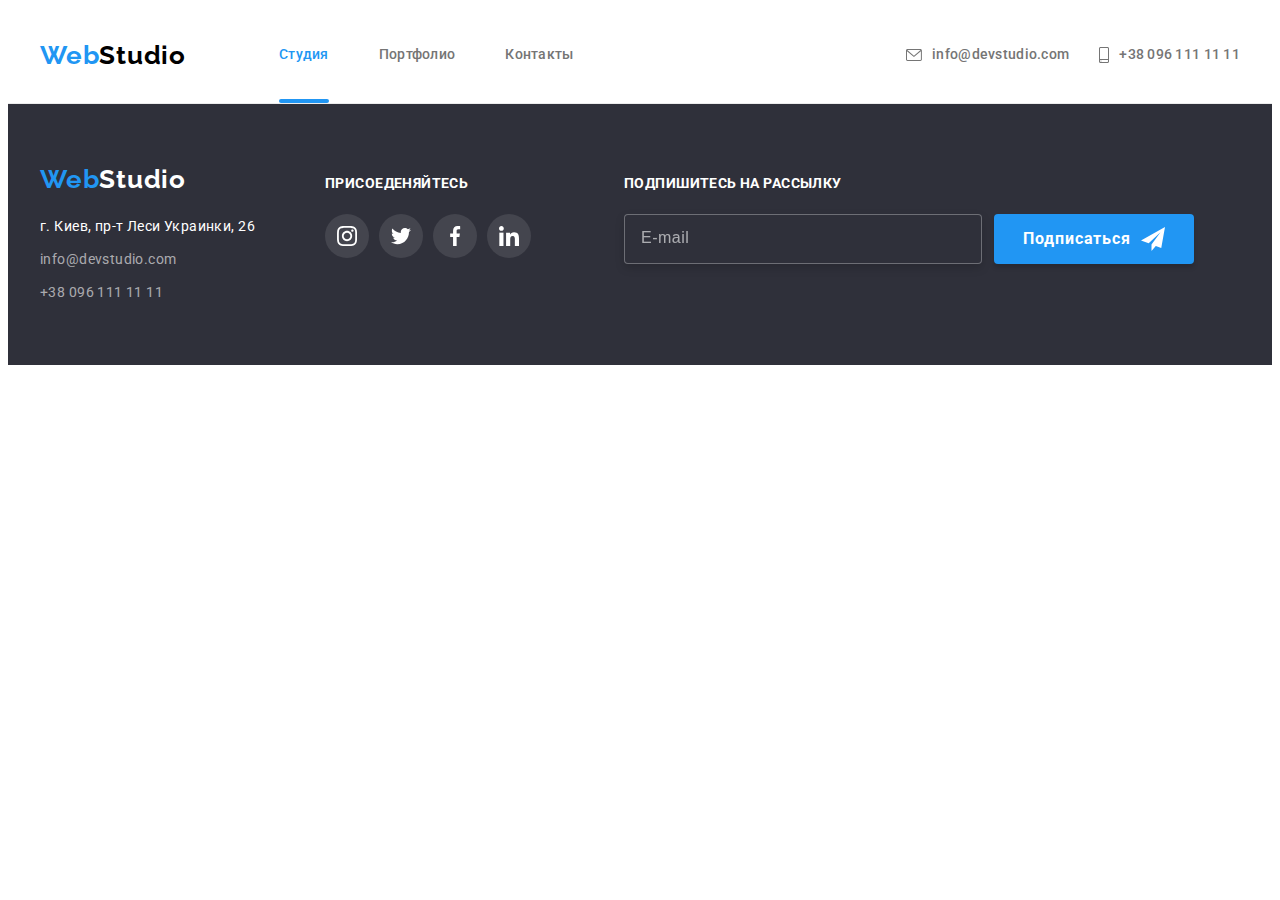
<file: index.html>
<!DOCTYPE html>
<html lang="ru">
  <head>
    <meta charset="UTF-8" />
    <meta http-equiv="X-UA-Compatible" content="IE=edge" />
    <meta name="viewport" content="width=device-width, initial-scale=1.0" />
    <title>Document</title>
    <link
      rel="stylesheet"
      href="https://cdnjs.cloudflare.com/ajax/libs/modern-normalize/1.1.0/modern-normalize.min.css"
      integrity="sha512-wpPYUAdjBVSE4KJnH1VR1HeZfpl1ub8YT/NKx4PuQ5NmX2tKuGu6U/JRp5y+Y8XG2tV+wKQpNHVUX03MfMFn9Q=="
      crossorigin="anonymous"
      referrerpolicy="no-referrer"
    />
    <link rel="preconnect" href="https://fonts.googleapis.com" />
    <link rel="preconnect" href="https://fonts.gstatic.com" crossorigin />
    <link
      href="https://fonts.googleapis.com/css2?family=Raleway:wght@700&family=Roboto:wght@400;500;700;900&display=swap"
      rel="stylesheet"
    />
    <link rel="stylesheet" href="./css/main.min.css" />
  </head>

  <body>
    <!-- Шапка сайта -->

    <header class="header header-border">
      <div class="container page-nav">
        <a class="link logo" href="./" lang="en">Web<span class="logo__header">Studio</span></a>
        <nav class="navigation">
          <ul class="nav-list list">
            <li class="nav-list__item">
              <a class="nav-list__link link active-page" href="index.html">Студия</a>
            </li>

            <li class="nav-list__item">
              <a class="nav-list__link link" href="portfolio.html">Портфолио</a>
            </li>
            <li class="nav-list__item">
              <a class="nav-list__link link" href="">Контакты</a>
            </li>
          </ul>
        </nav>

        <button type="button" class="mobile-menu-btn" data-menu-open>
          <svg class="mobile-menu-btn__icon" width="40" height="40">
            <use href="./images/svg/sprite.svg#burger-menu-icon"></use>
          </svg>
        </button>

        <ul class="contacts-list list">
          <li class="contacts-list__item">
            <a class="contacts-list___link link" href="mailto:info@devstudio.com">
              <svg class="contacts-list___icon" width="16" height="12">
                <use href="./images/svg/sprite.svg#icon-envelope"></use></svg
              >info@devstudio.com
            </a>
          </li>
          <li class="contacts-list__item">
            <a class="contacts-list___link link" href="tel:+380961111111">
              <svg class="contacts-list___icon" width="10" height="16">
                <use href="./images/svg/sprite.svg#icon-smartphone"></use></svg
              >+38 096 111 11 11
            </a>
          </li>
        </ul>
      </div>

      <div class="mobile-menu" data-menu>
        <div class="container mobail-menu__container">
          <button type="button" class="mobile-menu__close-btn" data-menu-close>
            <svg class="mobile-menu__close-icon" width="40" height="40">
              <use href="./images/svg/sprite.svg#burger-close-btn"></use>
            </svg>
          </button>
          <nav class="mobail-menu__nav">
            <ul class="mobail-menu-list list">
              <li class="mobail-menu__item">
                <a class="mobail-menu__link link" href="index.html">
                  <span class="active-page">Студия</span></a
                >
              </li>
              <li class="mobail-menu__item">
                <a class="mobail-menu__link link" href="portfolio.html">Портфолио</a>
              </li>
              <li class="mobail-menu__item">
                <a class="mobail-menu__link link" href="">Контакты</a>
              </li>
            </ul>
          </nav>
          <ul class="mobail-menu-contacts list">
            <li class="mobail-menu__contacts-item">
              <a class="mobail-menu__number-list link" href="tel:+380961111111">
                +38 096 111 11 11
              </a>
            </li
            <li class="mobail-menu__contacts-item">
              <a class="mobail-menu__mail-list link" href="mailto:info@devstudio.com">
                info@devstudio.com 
              </a>
            </li>
            
          </ul>
          <ul class="mobail-menu-social list">
            <li class="mobail-menu-social_list">
              <a class="mobail-menu__social-link mobail-menu__border link" href="" lang="en">Instagram</a></li>
            <li class="mobail-menu-social_list">
              <a class="mobail-menu__social-link mobail-menu__border link" href="" lang="en">Twitter</a></li>
            <li class="mobail-menu-social_list">
              <a class="mobail-menu__social-link mobail-menu__border link" href="" lang="en">Facebook</a></li>
            <li class="mobail-menu-social_list">
              <a class="mobail-menu__social-link  link" href="" lang="en">LinkedIn</a></li>
          </ul>
        </div>
      </div>
    </header>

    <!-- <main class="main"> -->
    <!--Герой-->
    <!-- <section class="hero hero-gradient">
        <div class="container hero-section">
          <h1 class="hero-title">Эффективные решения<br />для вашего бизнеса</h1>
          <button class="modal-btn" type="button" data-modal-open>Заказать услугу</button>
        </div>
      </section> -->

    <!--Чем мы занимаемся-->
    <!-- <section class="section-work">
        <div class="container">
          <ul class="list text-list">
            <li class="text-list__item">
              <div class="text-list__box">
                <svg class="text-list__icon" width="70" height="70">
                  <use href="./images/svg/sprite.svg#icon-antenna"></use>
                </svg>
              </div>
              <h3 class="text-list__subtitle">Внимание к деталям</h3>
              <p class="text-list__paragraph">
                Идейные соображения, а также начало повседневной работы по формированию позиции.
              </p>
            </li>
            <li class="text-list__item">
              <div class="text-list__box">
                <svg class="text-list__icon" width="70" height="70">
                  <use href="./images/svg/sprite.svg#icon-clock"></use>
                </svg>
              </div>
              <h3 class="text-list__subtitle">Пунктуальность</h3>
              <p class="text-list__paragraph">
                Задача организации, в особенности же рамки и место обучения кадров влечет за собой.
              </p>
            </li>
            <li class="text-list__item">
              <div class="text-list__box">
                <svg class="text-list__icon" width="70" height="70">
                  <use href="./images/svg/sprite.svg#icon-diagram"></use>
                </svg>
              </div>
              <h3 class="text-list__subtitle">Планирование</h3>
              <p class="text-list__paragraph">
                Равным образом консультация с широким активом в значительной степени обуславливает.
              </p>
            </li>
            <li class="text-list__item">
              <div class="text-list__box">
                <svg class="text-list__icon" width="70" height="70">
                  <use href="./images/svg/sprite.svg#icon-astronaut"></use>
                </svg>
              </div>
              <h3 class="text-list__subtitle">Современные технологии</h3>
              <p class="text-list__paragraph">
                Значимость этих проблем настолько очевидна, что реализация плановых заданий.
              </p>
            </li>
          </ul>
        </div>
      </section> -->

    <!-- <section class="our-work">
        <div class="container our-work-list">
          <h2 class="team-title">Чем мы занимаемся</h2>
          <ul class="list section-page">
            <li class="section-page__img">
              <div class="application-list">
                <img
                  src="./images/img-1.jpg"
                  alt="Кто то печатает на ноутбуке"
                  width="370"
                  height="294"
                />
                <p class="application-list__item">Десктопные приложения</p>
              </div>
            </li>
            <li class="section-page__img">
              <div class="application-list">
                <img
                  src="./images/img-2.jpg"
                  alt="Кто держит в руках телефон и смотрит в ноутбук"
                  width="370"
                  height="294"
                />
                <p class="application-list__item">Мобильные приложения</p>
              </div>
            </li>
            <li class="section-page__img">
              <div class="application-list">
                <img
                  src="./images/img-3.jpg"
                  alt="Кто то смотрит в планшет с картинкой"
                  width="370"
                  height="294"
                />
                <p class="application-list__item">Дизайнерские решения</p>
              </div>
            </li>
          </ul>
        </div>
      </section> -->

    <!-- Наша команда -->
    <!-- <section class="profession">
        <div class="container">
          <h2 class="team-title">Наша команда</h2>
          <div class="team-section">
            <ul class="list team-list">
              <li class="team-list__item">
                <img
                  src="./images/igor-1.jpg"
                  alt="фото мужчины в красной рубашке"
                  width="270"
                  height="260"
                />
                <div class="team-list-section">
                  <h3 class="employee">Игорь Демьяненко</h3>
                  <p class="employee-profession" lang="en">Product Designer</p>

                  <ul class="social-list list">
                    <li class="social-list__network">
                      <a href="" class="social-list__link">
                        <svg class="social-list__svg" width="20" height="20">
                          <use href="./images/svg/sprite.svg#icon-instagram"></use>
                        </svg>
                      </a>
                    </li>
                    <li class="social-list__network">
                      <a href="" class="social-list__link">
                        <svg class="social-list__svg" width="20" height="20">
                          <use href="./images/svg/sprite.svg#icon-twitter"></use>
                        </svg>
                      </a>
                    </li>
                    <li class="social-list__network">
                      <a href="" class="social-list__link">
                        <svg class="social-list__svg" width="20" height="20">
                          <use href="./images/svg/sprite.svg#icon-facebook"></use>
                        </svg>
                      </a>
                    </li>
                    <li class="social-list__network">
                      <a href="" class="social-list__link">
                        <svg class="social-list__svg" width="20" height="20">
                          <use href="./images/svg/sprite.svg#icon-linkedin"></use>
                        </svg>
                      </a>
                    </li>
                  </ul>
                </div>
              </li>
            </ul>
            <ul class="list team-list">
              <li class="team-list__item">
                <img
                  src="./images/olga.jpg"
                  alt="фото женщины в пиджаке"
                  width="270"
                  height="260"
                />
                <div class="team-list-section">
                  <h3 class="employee">Ольга Репина</h3>
                  <p class="employee-profession" lang="en">Frontend Developer</p>

                  <ul class="social-list list">
                    <li class="social-list__network">
                      <a href="" class="social-list__link">
                        <svg class="social-list__svg" width="20" height="20">
                          <use href="./images/svg/sprite.svg#icon-instagram"></use>
                        </svg>
                      </a>
                    </li>
                    <li class="social-list__network">
                      <a href="" class="social-list__link">
                        <svg class="social-list__svg" width="20" height="20">
                          <use href="./images/svg/sprite.svg#icon-twitter"></use>
                        </svg>
                      </a>
                    </li>
                    <li class="social-list__network">
                      <a href="" class="social-list__link">
                        <svg class="social-list__svg" width="20" height="20">
                          <use href="./images/svg/sprite.svg#icon-facebook"></use>
                        </svg>
                      </a>
                    </li>
                    <li class="social-list__network">
                      <a href="" class="social-list__link">
                        <svg class="social-list__svg" width="20" height="20">
                          <use href="./images/svg/sprite.svg#icon-linkedin"></use>
                        </svg>
                      </a>
                    </li>
                  </ul>
                </div>
              </li>
            </ul>
            <ul class="list team-list">
              <li class="team-list__item">
                <img
                  src="./images/mihail.jpg"
                  alt="фото мужчины в синей рубашке"
                  width="270"
                  height="260"
                />
                <div class="team-list-section">
                  <h3 class="employee">Николай Тарасов</h3>
                  <p class="employee-profession" lang="en">Marketing</p>

                  <ul class="social-list list">
                    <li class="social-list__network">
                      <a href="" class="social-list__link">
                        <svg class="social-list__svg" width="20" height="20">
                          <use href="./images/svg/sprite.svg#icon-instagram"></use>
                        </svg>
                      </a>
                    </li>
                    <li class="social-list__network">
                      <a href="" class="social-list__link">
                        <svg class="social-list__svg" width="20" height="20">
                          <use href="./images/svg/sprite.svg#icon-twitter"></use>
                        </svg>
                      </a>
                    </li>
                    <li class="social-list__network">
                      <a href="" class="social-list__link">
                        <svg class="social-list__svg" width="20" height="20">
                          <use href="./images/svg/sprite.svg#icon-facebook"></use>
                        </svg>
                      </a>
                    </li>
                    <li class="social-list__network">
                      <a href="" class="social-list__link">
                        <svg class="social-list__svg" width="20" height="20">
                          <use href="./images/svg/sprite.svg#icon-linkedin"></use>
                        </svg>
                      </a>
                    </li>
                  </ul>
                </div>
              </li>
            </ul>
            <ul class="list team-list">
              <li class="team-list__item">
                <img
                  src="./images/nikolay.jpg"
                  alt="фото мужчины в черной футболке"
                  width="270"
                  height="260"
                />
                <div class="team-list-section">
                  <h3 class="employee">Михаил Ермаков</h3>
                  <p class="employee-profession" lang="en">UI Designer</p>

                  <ul class="social-list list">
                    <li class="social-list__network">
                      <a href="" class="social-list__link">
                        <svg class="social-list__svg" width="20" height="20">
                          <use href="./images/svg/sprite.svg#icon-instagram"></use>
                        </svg>
                      </a>
                    </li>
                    <li class="social-list__network">
                      <a href="" class="social-list__link">
                        <svg class="social-list__svg" width="20" height="20">
                          <use href="./images/svg/sprite.svg#icon-twitter"></use>
                        </svg>
                      </a>
                    </li>
                    <li class="social-list__network">
                      <a href="" class="social-list__link">
                        <svg class="social-list__svg" width="20" height="20">
                          <use href="./images/svg/sprite.svg#icon-facebook"></use>
                        </svg>
                      </a>
                    </li>
                    <li class="social-list__network">
                      <a href="" class="social-list__link">
                        <svg class="social-list__svg" width="20" height="20">
                          <use href="./images/svg/sprite.svg#icon-linkedin"></use>
                        </svg>
                      </a>
                    </li>
                  </ul>
                </div>
              </li>
            </ul>
          </div>
        </div>
      </section> -->

    <!-- Постоянные клиенты -->
    <!-- <section class="clients-section">
        <div class="container">
          <h2 class="team-title">Постоянные клиенты</h2>
          <ul class="list clients-list">
            <li class="clients-list__item">
              <a class="clients-list__icon link" href="">
                <svg class="clients-list__svg" width="106" height="60">
                  <use href="./images/svg/sprite.svg#icon-logo" class="customer-list-icon"></use>
                </svg>
              </a>
            </li>
            <li class="clients-list__item">
              <a class="clients-list__icon link" href="">
                <svg class="clients-list__svg" width="106" height="60">
                  <use href="./images/svg/sprite.svg#icon-logo-1" class="customer-list-icon"></use>
                </svg>
              </a>
            </li>
            <li class="clients-list__item">
              <a class="clients-list__icon link" href="">
                <svg class="clients-list__svg" width="106" height="60">
                  <use href="./images/svg/sprite.svg#icon-logo-2" class="customer-list-icon"></use>
                </svg>
              </a>
            </li>
            <li class="clients-list__item">
              <a class="clients-list__icon link" href="">
                <svg class="clients-list__svg" width="106" height="60">
                  <use href="./images/svg/sprite.svg#icon-logo-3" class="customer-list-icon"></use>
                </svg>
              </a>
            </li>
            <li class="clients-list__item">
              <a class="clients-list__icon link" href="">
                <svg class="clients-list__svg" width="106" height="60">
                  <use href="./images/svg/sprite.svg#icon-logo-4" class="customer-list-icon"></use>
                </svg>
              </a>
            </li>
            <li class="clients-list__item">
              <a class="clients-list__icon link" href="">
                <svg class="clients-list__svg" width="106" height="60">
                  <use href="./images/svg/sprite.svg#icon-logo-5" class="customer-list-icon"></use>
                </svg>
              </a>
            </li>
          </ul>
        </div>
      </section> -->

    <!-- </main> -->

    <!--Подвал-->
     <footer class="footer">
      <div class="container footer-icon"> 
        <div class="footer-icon-list">
          <a class="link logo footer-link" href="/" lang="en"
            >Web<span class="logo__footer">Studio</span></a
          >
          <address class="contact-section">
            <ul class="list contact-list">
              <li class="contact-list__item">
                <a class="contact-list__address link" href="г.Киев,пр-т-Леси-Украинки,26"
                  >г. Киев, пр-т Леси Украинки, 26</a
                >
              </li>
              <li class="contact-list__item">
                <a class="сontact-list__link link" href="mailto:info@devstudio.com"
                  >info@devstudio.com</a
                >
              </li>
              <li class="contact-list__item">
                <a class="сontact-list__link link" href="tel:+380961111111">+38 096 111 11 11</a>
              </li>
            </ul>
          </address>
        </div>
        <div class="footer-ikon-link">
          <ul class="networks-address">
            <li class="list network-address-list">
              <h2 class="network-address-item">Присоеденяйтесь</h2>
            </li>
          </ul>
          <ul class="network-list list">
            <li class="network-list__footer">
              <a href="" class="network-list__footer-link">
                <svg class="network-list__footer-svg" width="20" height="20">
                  <use
                    href="./images/svg/sprite.svg#icon-instagram"
                    class="network-list-link"
                  ></use>
                </svg>
              </a>
            </li>
            <li class="network-list__footer">
              <a href="" class="network-list__footer-link">
                <svg class="network-list__footer-svg" width="20" height="20">
                  <use href="./images/svg/sprite.svg#icon-twitter" class="network-list-link"></use>
                </svg>
              </a>
            </li>
            <li class="network-list__footer">
              <a href="" class="network-list__footer-link">
                <svg class="network-list__footer-svg" width="20" height="20">
                  <use href="./images/svg/sprite.svg#icon-facebook" class="network-list-link"></use>
                </svg>
              </a>
            </li>
            <li class="network-list__footer">
              <a href="" class="network-list__footer-link">
                <svg class="network-list__footer-svg" width="20" height="20">
                  <use href="./images/svg/sprite.svg#icon-linkedin" class="network-list-link"></use>
                </svg>
              </a>
            </li>
          </ul>
        </div>
        <form class="newsletter-subscription">
          <label for="email-footer" class="newsletter-subscription-footer"
            >Подпишитесь на рассылку</label
          >
          <div class="newsletter-subscription-footer-input">
            <input
              name="user-mail-footer"
              class="input-footer"
              type="email"
              placeholder="E-mail"
              id="email-footer"
              required
            />
            <button type="submit" class="newsletter-subscription-button">
              <span class="button-svg-text">Подписаться</span>
              <svg class="button-svg" width="24" height="24">
                <use href="./images/svg/sprite.svg#icon-icon-send"></use>
              </svg>
            </button>
          </div>
        </form>
      </div>
    </footer>
    <!-- <div class="backdrop is-hidden" data-modal>
      <div class="modal">
        <button type="button" class="modal-close-btn" data-modal-close>
          <svg class="modal-close-icon" width="18" height="18">
            <use href="./images/svg/sprite.svg#close-icon"></use>
          </svg>
        </button>
        <b class="contact-form-section">Оставьте свои данные, мы вам перезвоним</b>
        <form class="contact-form">
          <label for="text" class="contact-form-field"
            ><span class="contact-form-text">Имя</span>
            <input name="user-name" class="contact-form-input" type="text" id="text" required />
            <svg class="contact-form-icon" width="18" height="18">
              <use href="./images/svg/sprite.svg#icon-person-1"></use>
            </svg>
          </label>

          <label for="tel" class="contact-form-field"
            ><span class="contact-form-text">Телефон</span>
            <input name="user-phone" class="contact-form-input" type="tel" id="tel" required />
            <svg class="contact-form-icon" width="18" height="18">
              <use href="./images/svg/sprite.svg#icon-phone-1"></use>
            </svg>
          </label>

          <label for="email" class="contact-form-field"
            ><span class="contact-form-text">Почта</span>
            <input name="user-mail" class="contact-form-input" type="email" id="email" required />
            <svg class="contact-form-icon" width="18" height="18">
              <use href="./images/svg/sprite.svg#icon-email-1"></use>
            </svg>
          </label>

          <label for="user-comments" class="contact-form-field"
            ><span class="contact-form-text">Комментарий</span>
            <textarea
              name="user-comments"
              class="contact-form-message"
              placeholder="Введите текст"
              id="user-comments"
            ></textarea>
          </label>

          <input
            name="accept-policy"
            type="checkbox"
            class="contact-form-checkbox visually-hidden"
            id="policy-checkbox"
            required
          />
          <label for="policy-checkbox" class="contact-form-checkbox-label"
            >Соглашаюсь с рассылкой и принимаю&nbsp;<a href="" class="agreement-conditions">
              Условия договора</a
            ></label
          >
          <button type="submit" class="contact-form-submit-btn">Отправить</button>
        </form>
      </div>
    </div> -->
    <script src="./js/modal.js"></script>
    <script src="./js/menu.js"></script>
  </body>
</html>
</file>
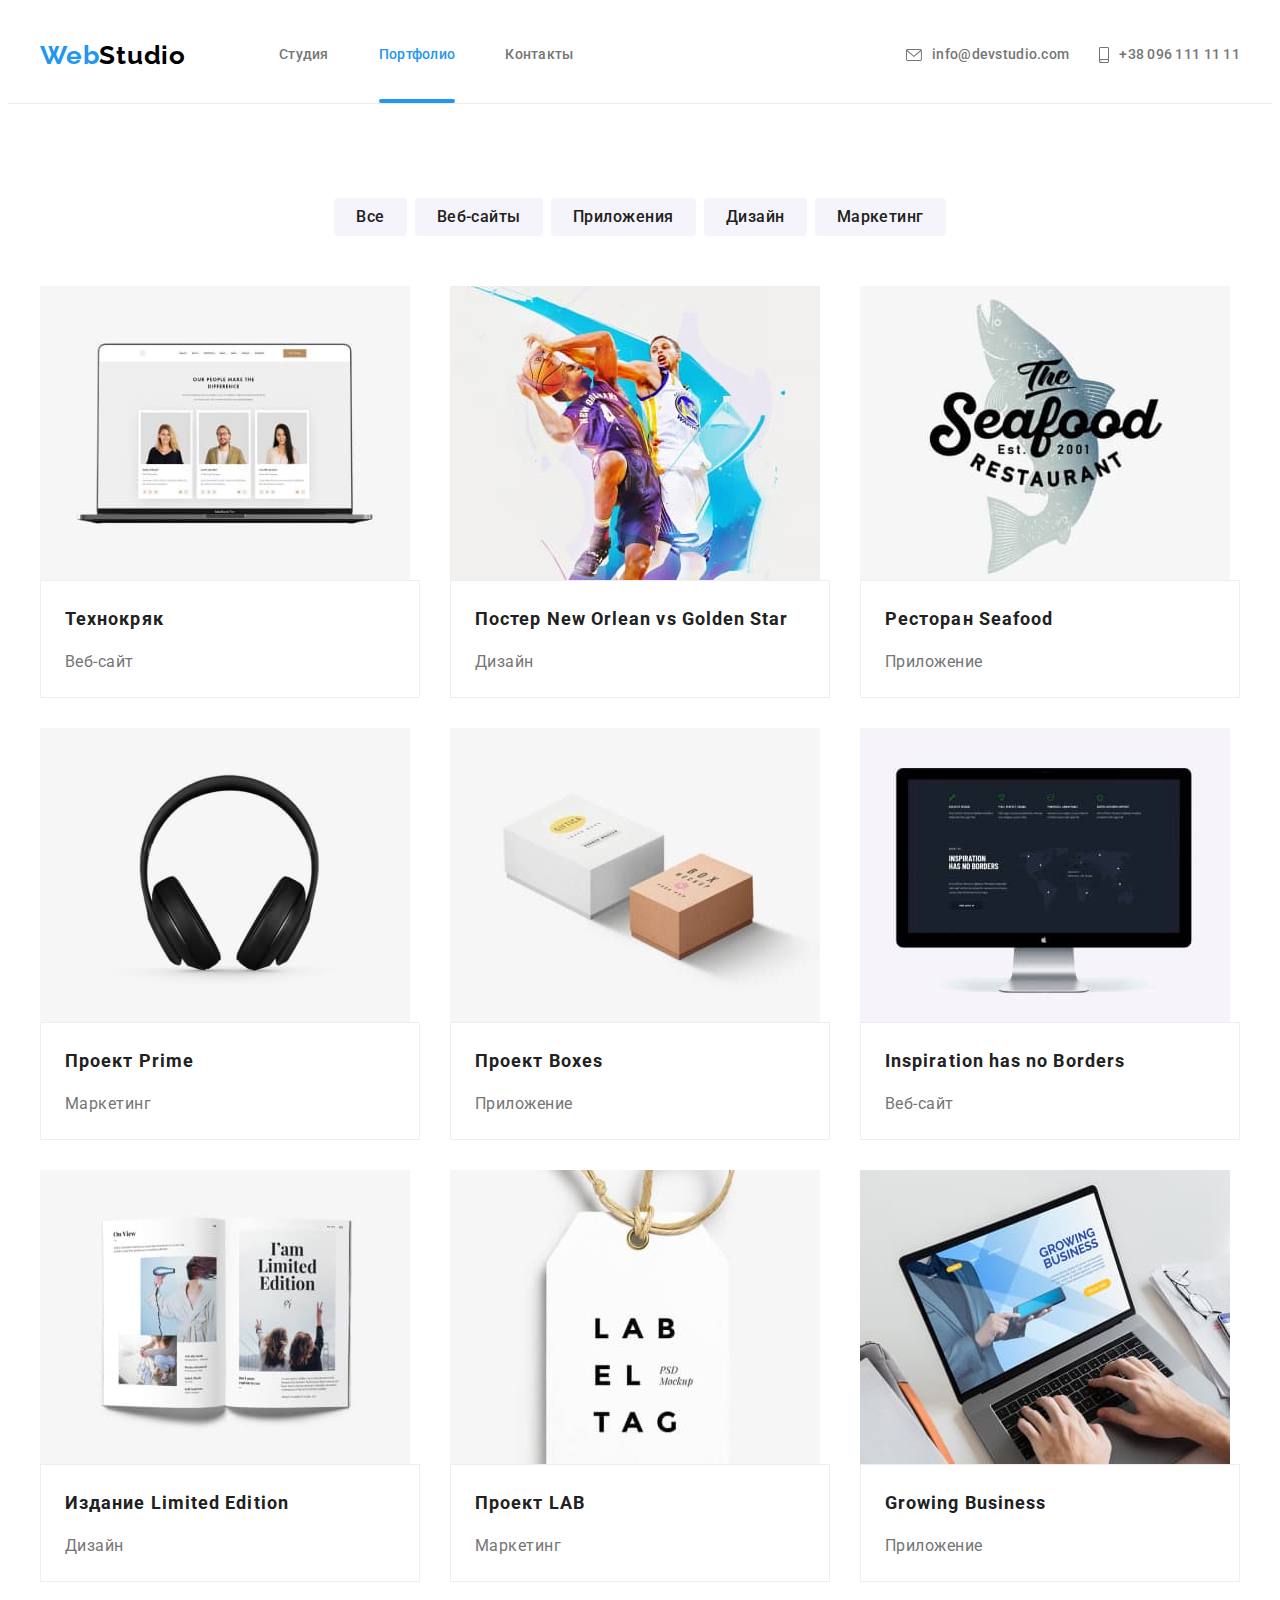
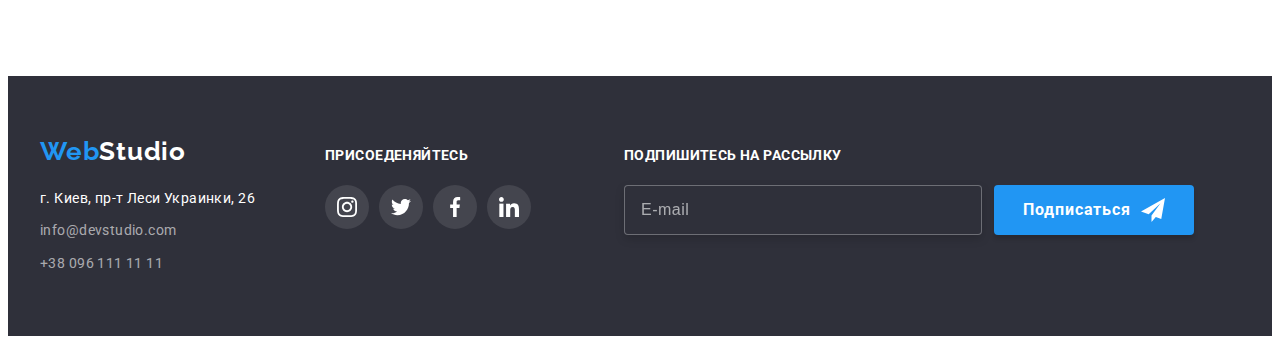
<file: portfolio.html>
<!DOCTYPE html>
<html lang="ru">
  <head>
    <meta charset="UTF-8" />
    <meta http-equiv="X-UA-Compatible" content="IE=edge" />
    <meta name="viewport" content="width=device-width, initial-scale=1.0" />
    <title>Document</title>
    <link
      rel="stylesheet"
      href="https://cdnjs.cloudflare.com/ajax/libs/modern-normalize/1.1.0/modern-normalize.min.css"
      integrity="sha512-wpPYUAdjBVSE4KJnH1VR1HeZfpl1ub8YT/NKx4PuQ5NmX2tKuGu6U/JRp5y+Y8XG2tV+wKQpNHVUX03MfMFn9Q=="
      crossorigin="anonymous"
      referrerpolicy="no-referrer"
    />
    <link rel="preconnect" href="https://fonts.googleapis.com" />
    <link rel="preconnect" href="https://fonts.gstatic.com" crossorigin />
    <link
      href="https://fonts.googleapis.com/css2?family=Raleway:wght@700&family=Roboto:wght@400;500;700;900&display=swap"
      rel="stylesheet"
    />
    <link rel="stylesheet" href="./css/main.min.css" />
  </head>

  <body>
    <!-- Шапка сайта -->
    <header class="header header-border">
      <div class="container page-nav">
        <a class="link logo" href="./" lang="en">Web<span class="logo__header">Studio</span></a>
        <nav class="navigation">
          <ul class="nav-list list">
            <li class="nav-list__item">
              <a class="nav-list__link link" href="index.html">Студия</a>
            </li>
            <li class="nav-list__item">
              <a class="nav-list__link link active-page" href="portfolio.html">Портфолио</a>
            </li>
            <li class="nav-list__item">
              <a class="nav-list__link link" href="">Контакты</a>
            </li>
          </ul>
        </nav>
        <ul class="contacts-list list">
          <li class="contacts-list__item">
            <a class="contacts-list___link link" href="mailto:info@devstudio.com">
              <svg class="contacts-list___icon" width="16" height="12">
                <use href="./images/svg/sprite.svg#icon-envelope"></use></svg
              >info@devstudio.com
            </a>
          </li>
          <li class="contacts-list__item">
            <a class="contacts-list___link link" href="tel:+380961111111">
              <svg class="contacts-list___icon" width="10" height="16">
                <use href="./images/svg/sprite.svg#icon-smartphone"></use></svg
              >+38 096 111 11 11</a
            >
          </li>
        </ul>
      </div>
    </header>
    <main>
      <section class="portfolio-section">
        <div class="container">
          <h1 class="visually-hidden">Примеры работ</h1>
          <!--кнопки-->
          <ul class="list portfolio-button">
            <li class="portfolio-button__list">
              <button class="portfolio-button__item" type="button">Все</button>
            </li>
            <li class="portfolio-button__list">
              <button class="portfolio-button__item" type="button">Веб-сайты</button>
            </li>
            <li class="portfolio-button__list">
              <button class="portfolio-button__item" type="button">Приложения</button>
            </li>
            <li class="portfolio-button__list">
              <button class="portfolio-button__item" type="button">Дизайн</button>
            </li>
            <li class="portfolio-button__list">
              <button class="portfolio-button__item" type="button">Маркетинг</button>
            </li>
          </ul>
          <!--Примеры работ-->
          <ul class="list example-list">
            <li class="example-list__element">
              <a class="link example-list__link example-list__overlay" href="./">
                <div class="example-element-works-img">
                  <img
                    src="./images/portfolio/technoquack.jpg"
                    alt="показана веб страница на ноуте"
                    width="370"
                    height="294"
                  />
                  <p class="overlay">
                    Ресурс предлагает комплексные предложения с разным уровнем функционала и
                    сервисов. Все это позволит посетителю получить исчерпывающие сведения о компании
                    или частном лице.
                  </p>
                </div>
                <div class="examples-img">
                  <h2 class="subtitle">Технокряк</h2>
                  <p class="tagline">Веб-сайт</p>
                </div>
              </a>
            </li>
            <li class="example-list__element">
              <a class="link example-list__link example-list__overlay" href="./">
                <div class="example-element-works-img">
                  <img
                    src="./images/portfolio/orlean.jpg"
                    alt="два мужчины играют в баскетбол"
                    width="370"
                    height="294"
                  />
                  <p class="overlay">
                    Ресурс предлагает комплексные предложения с разным уровнем функционала и
                    сервисов. Все это позволит посетителю получить исчерпывающие сведения о компании
                    или частном лице.
                  </p>
                </div>
                <div class="examples-img">
                  <h2 class="subtitle">Постер New Orlean vs Golden Star</h2>
                  <p class="tagline">Дизайн</p>
                </div>
              </a>
            </li>
            <li class="example-list__element">
              <a class="link example-list__link example-list__overlay" href="./">
                <div class="example-element-works-img">
                  <img
                    src="./images/portfolio/seafood.jpg"
                    alt="логотип ресторана в виде рыбы"
                    width="370"
                    height="294"
                  />
                  <p class="overlay">
                    Ресурс предлагает комплексные предложения с разным уровнем функционала и
                    сервисов. Все это позволит посетителю получить исчерпывающие сведения о компании
                    или частном лице.
                  </p>
                </div>
                <div class="examples-img">
                  <h2 class="subtitle">Ресторан Seafood</h2>
                  <p class="tagline">Приложение</p>
                </div>
              </a>
            </li>
            <li class="example-list__element">
              <a class="link example-list__link example-list__overlay" href="./">
                <div class="example-element-works-img">
                  <img src="./images/portfolio/prime.jpg" alt="наушники" width="370" height="294" />
                  <p class="overlay">
                    Ресурс предлагает комплексные предложения с разным уровнем функционала и
                    сервисов. Все это позволит посетителю получить исчерпывающие сведения о компании
                    или частном лице.
                  </p>
                </div>
                <div class="examples-img">
                  <h2 class="subtitle">Проект Prime</h2>
                  <p class="tagline">Маркетинг</p>
                </div>
              </a>
            </li>
            <li class="example-list__element">
              <a class="link example-list__link example-list__overlay" href="./">
                <div class="example-element-works-img">
                  <img
                    src="./images/portfolio/boxes.jpg"
                    alt="две коробки"
                    width="370"
                    height="294"
                  />
                  <p class="overlay">
                    Ресурс предлагает комплексные предложения с разным уровнем функционала и
                    сервисов. Все это позволит посетителю получить исчерпывающие сведения о компании
                    или частном лице.
                  </p>
                </div>
                <div class="examples-img">
                  <h2 class="subtitle">Проект Boxes</h2>
                  <p class="tagline">Приложение</p>
                </div>
              </a>
            </li>
            <li class="example-list__element">
              <a class="link example-list__link example-list__overlay" href="./">
                <div class="example-element-works-img">
                  <img
                    src="./images/portfolio/borders.jpg"
                    alt="моноблок компании эпл"
                    width="370"
                    height="294"
                  />
                  <p class="overlay">
                    Ресурс предлагает комплексные предложения с разным уровнем функционала и
                    сервисов. Все это позволит посетителю получить исчерпывающие сведения о компании
                    или частном лице.
                  </p>
                </div>
                <div class="examples-img">
                  <h2 class="subtitle">Inspiration has no Borders</h2>
                  <p class="tagline">Веб-сайт</p>
                </div>
              </a>
            </li>
            <li class="example-list__element">
              <a class="link example-list__link example-list__overlay" href="./">
                <div class="example-element-works-img">
                  <img
                    src="./images/portfolio/limited.jpg"
                    alt="развернутая книга"
                    width="370"
                    height="294"
                  />
                  <p class="overlay">
                    Ресурс предлагает комплексные предложения с разным уровнем функционала и
                    сервисов. Все это позволит посетителю получить исчерпывающие сведения о компании
                    или частном лице.
                  </p>
                </div>
                <div class="examples-img">
                  <h2 class="subtitle">Издание Limited Edition</h2>
                  <p class="tagline">Дизайн</p>
                </div>
              </a>
            </li>
            <li class="example-list__element">
              <a class="link example-list__link example-list__overlay" href="./">
                <div class="example-element-works-img">
                  <img src="./images/portfolio/lab.jpg" alt="бирка" width="370" height="294" />
                  <p class="overlay">
                    Ресурс предлагает комплексные предложения с разным уровнем функционала и
                    сервисов. Все это позволит посетителю получить исчерпывающие сведения о компании
                    или частном лице.
                  </p>
                </div>
                <div class="examples-img">
                  <h2 class="subtitle">Проект LAB</h2>
                  <p class="tagline">Маркетинг</p>
                </div>
              </a>
            </li>
            <li class="example-list__element">
              <a class="link example-list__link example-list__overlay" href="./">
                <div class="example-element-works-img">
                  <img
                    src="./images/portfolio/business.jpg"
                    alt="печатает на ноуте"
                    width="370"
                    height="294"
                  />
                  <p class="overlay">
                    Ресурс предлагает комплексные предложения с разным уровнем функционала и
                    сервисов. Все это позволит посетителю получить исчерпывающие сведения о компании
                    или частном лице.
                  </p>
                </div>
                <div class="examples-img">
                  <h2 class="subtitle">Growing Business</h2>
                  <p class="tagline">Приложение</p>
                </div>
              </a>
            </li>
          </ul>
        </div>
      </section>
    </main>
    <!--Подвал-->
    <footer class="footer">
      <div class="container footer-icon">
        <div class="footer-icon-list">
          <a class="link logo footer-link" href="/" lang="en"
            >Web<span class="logo__footer">Studio</span></a
          >
          <address class="contact-section">
            <ul class="list contact-list">
              <li class="contact-list__item">
                <a class="contact-list__address link" href="г.Киев,пр-т-Леси-Украинки,26"
                  >г. Киев, пр-т Леси Украинки, 26</a
                >
              </li>
              <li class="contact-list__item">
                <a class="сontact-list__link link" href="mailto:info@devstudio.com"
                  >info@devstudio.com</a
                >
              </li>
              <li class="contact-list__item">
                <a class="сontact-list__link link" href="tel:+380961111111">+38 096 111 11 11</a>
              </li>
            </ul>
          </address>
        </div>
        <div class="footer-ikon-link">
          <ul class="networks-address">
            <li class="list network-address-list">
              <h2 class="network-address-item">Присоеденяйтесь</h2>
            </li>
          </ul>
          <ul class="network-list list">
            <li class="network-list__footer">
              <a href="" class="network-list__footer-link">
                <svg class="network-list__footer-svg" width="20" height="20">
                  <use
                    href="./images/svg/sprite.svg#icon-instagram"
                    class="network-list-link"
                  ></use>
                </svg>
              </a>
            </li>
            <li class="network-list__footer">
              <a href="" class="network-list__footer-link">
                <svg class="network-list__footer-svg" width="20" height="20">
                  <use href="./images/svg/sprite.svg#icon-twitter" class="network-list-link"></use>
                </svg>
              </a>
            </li>
            <li class="network-list__footer">
              <a href="" class="network-list__footer-link">
                <svg class="network-list__footer-svg" width="20" height="20">
                  <use href="./images/svg/sprite.svg#icon-facebook" class="network-list-link"></use>
                </svg>
              </a>
            </li>
            <li class="network-list__footer">
              <a href="" class="network-list__footer-link">
                <svg class="network-list__footer-svg" width="20" height="20">
                  <use href="./images/svg/sprite.svg#icon-linkedin" class="network-list-link"></use>
                </svg>
              </a>
            </li>
          </ul>
        </div>
        <form class="newsletter-subscription">
          <label for="email-footer" class="newsletter-subscription-footer"
            >Подпишитесь на рассылку</label
          >
          <div class="newsletter-subscription-footer-input">
            <input
              name="user-mail-footer"
              class="input-footer"
              type="email"
              placeholder="E-mail"
              id="email-footer"
              required
            />
            <button type="submit" class="newsletter-subscription-button">
              <span class="button-svg-text">Подписаться</span>
              <svg class="button-svg" width="24" height="24">
                <use href="./images/svg/sprite.svg#icon-icon-send"></use>
              </svg>
            </button>
          </div>
        </form>
      </div>
    </footer>
  </body>
</html>
</file>
<file: css/main.min.css>
:root{--primary-font-family: 'Roboto', sans-serif;--secondary-font-family: 'Raleway', sans-serif;--primary-text-color-theme-light: #212121;--secondary-text-color-theme-light: #757575;--text-and-background-color: #ffffff;--accent-collor: #2196f3;--icon-color: #afb1b8;--background-icon-color: #f5f4fa}.visually-hidden{position:absolute;width:1px;height:1px;margin:-1px;border:0;padding:0;white-space:nowrap;clip-path:inset(100%);clip:rect(0 0 0 0);overflow:hidden}body{font-family:var(--primary-font-family);background:var(--text-and-background-color);color:var(--primary-text-color-theme-light)}h1,h2,h3,h4,h5,h6,p{margin-top:0;margin-bottom:0}ul,ol{margin-top:0;margin-bottom:0;padding-left:0}img{display:block;max-width:100%;height:auto}.list{list-style:none}.link{text-decoration:none}.container{padding-left:15px;padding-right:15px;margin-left:auto;margin-right:auto}@media screen and (min-width: 480px){.container{width:480px}}@media screen and (min-width: 768px){.container{width:768px}}@media screen and (min-width: 1200px){.container{width:1200px}}.modal-btn{display:block;margin:0 auto;width:200px;height:50px;font-family:var(--primary-font-family);font-weight:700;font-size:16px;line-height:1.87;letter-spacing:0.06em;cursor:pointer;border-style:none;border-radius:4px;color:var(--text-and-background-color);background:var(--accent-collor);transition:background-color 250ms cubic-bezier(0.4, 0, 0.2, 1)}.modal-btn:hover,.modal-btn:focus{background-color:#188ce8}@media screen and (max-width: 767px){.logo{font-family:var(--secondary-font-family);font-weight:700;font-size:24px;line-height:1.16;letter-spacing:0.03em;color:var(--accent-collor)}}@media screen and (min-width: 768px) and (max-width: 1199px){.logo{font-family:var(--secondary-font-family);font-weight:700;font-size:24px;line-height:1.16;letter-spacing:0.03em;color:var(--accent-collor)}}@media screen and (min-width: 1200px){.logo{font-family:var(--secondary-font-family);font-weight:700;font-size:26px;line-height:1.19;letter-spacing:0.03em;margin-right:93px;color:var(--accent-collor)}}.logo__header{color:#000000}.logo__footer{color:var(--text-and-background-color)}.hero-title{font-weight:900;font-size:44px;line-height:1.36;text-align:center;margin-bottom:30px;letter-spacing:0.06em;text-transform:uppercase;color:var(--text-and-background-color)}.team-title{display:flex;align-items:center;flex-direction:column;font-weight:700;font-size:36px;line-height:1.16;letter-spacing:0.03em;margin-bottom:50px}.social-list{display:flex;justify-content:space-between}.social-list__svg{fill:var(--icon-color);transition:fill 250ms cubic-bezier(0.4, 0, 0.2, 1)}.social-list__link:hover .social-list__svg,.social-list__link:focus .social-list__svg{fill:var(--text-and-background-color)}.social-list__link{display:flex;align-items:center;justify-content:center;width:44px;height:44px;border-radius:50%;transition:background-color 250ms cubic-bezier(0.4, 0, 0.2, 1)}.social-list__link:hover,.social-list__link:focus{background-color:var(--accent-collor)}.social-list__network{margin-right:10px}.social-list__network:last-child{margin:0px}@media screen and (max-width: 767px){.contact-list{display:flex;align-items:center;flex-direction:column;text-align:center;margin-bottom:60px}.network-address-item{font-weight:700;font-style:normal;font-size:14px;line-height:1.4;letter-spacing:0.03em;text-transform:uppercase;color:var(--text-and-background-color)}.network-address-list{margin-bottom:20px}.footer-ikon-link{display:flex;align-items:center;flex-direction:column;text-align:center;margin-bottom:60px}.network-list{display:flex}.network-list__footer-svg{fill:var(--text-and-background-color);transition:fill 250ms cubic-bezier(0.4, 0, 0.2, 1)}.network-list__footer-link:hover .network-list__footer-svg,.network-list__footer-link:focus .network-list__footer-svg{fill:var(--text-and-background-color)}.network-list__footer-link{display:flex;align-items:center;justify-content:center;width:44px;height:44px;border-radius:50%;background:rgba(255,255,255,0.1);transition:background-color 250ms cubic-bezier(0.4, 0, 0.2, 1)}.network-list__footer-link:hover,.network-list__footer-link:focus{background-color:var(--accent-collor)}.network-list__footer{margin-right:10px}.network-list__footer:last-child{margin:0px}}@media screen and (min-width: 768px) and (max-width: 1199px){.contact-list{display:flex;align-items:center;flex-direction:column;text-align:center;margin-bottom:60px}.network-address-item{font-weight:700;font-style:normal;font-size:14px;line-height:1.4;letter-spacing:0.03em;text-transform:uppercase;color:var(--text-and-background-color)}.network-address-list{margin-bottom:20px}.footer-ikon-link{display:flex;align-items:center;flex-direction:column;text-align:center;margin-bottom:60px}.network-list{display:flex}.network-list__footer-svg{fill:var(--text-and-background-color);transition:fill 250ms cubic-bezier(0.4, 0, 0.2, 1)}.network-list__footer-link:hover .network-list__footer-svg,.network-list__footer-link:focus .network-list__footer-svg{fill:var(--text-and-background-color)}.network-list__footer-link{display:flex;align-items:center;justify-content:center;width:44px;height:44px;border-radius:50%;background:rgba(255,255,255,0.1);transition:background-color 250ms cubic-bezier(0.4, 0, 0.2, 1)}.network-list__footer-link:hover,.network-list__footer-link:focus{background-color:var(--accent-collor)}.network-list__footer{margin-right:10px}.network-list__footer:last-child{margin:0px}}@media screen and (min-width: 1200px){.network-address-item{font-weight:700;font-size:14px;line-height:1.4;letter-spacing:0.03em;text-transform:uppercase;color:var(--text-and-background-color)}.footer-icon{display:flex;align-items:baseline}.network-address-list{margin-bottom:20px}.footer-ikon-link{margin-left:70px}.network-list{display:flex;justify-content:space-between}.network-list__footer-svg{fill:var(--text-and-background-color);transition:fill 250ms cubic-bezier(0.4, 0, 0.2, 1)}.network-list__footer-link:hover .network-list__footer-svg,.network-list__footer-link:focus .network-list__footer-svg{fill:var(--text-and-background-color)}.network-list__footer-link{display:flex;align-items:center;justify-content:center;width:44px;height:44px;border-radius:50%;background:rgba(255,255,255,0.1);transition:background-color 250ms cubic-bezier(0.4, 0, 0.2, 1)}.network-list__footer-link:hover,.network-list__footer-link:focus{background-color:var(--accent-collor)}.network-list__footer{margin-right:10px}.network-list__footer:last-child{margin:0px}}@media screen and (max-width: 767px){.newsletter-subscription-footer{display:flex;align-items:center;flex-direction:column;text-align:center;font-weight:700;font-size:14px;line-height:1.4;letter-spacing:0.03em;text-transform:uppercase;margin-bottom:20px;color:var(--text-and-background-color)}.newsletter-subscription-footer-input{display:flex;align-items:center;flex-direction:column;text-align:center}.input-footer{margin-bottom:20px;padding-left:16px;width:100%;height:50px;color:var(--background-icon-color);background-color:#2f303a;border:1px solid rgba(255,255,255,0.3);box-sizing:border-box;filter:drop-shadow(0px 4px 4px rgba(0,0,0,0.15));border-radius:4px}.input-footer::placeholder{font-weight:400;font-size:16px;line-height:1.25;letter-spacing:0.03em;color:rgba(255,255,255,0.6)}}@media screen and (min-width: 768px) and (max-width: 1199px){.newsletter-subscription-footer{display:flex;align-items:center;flex-direction:column;text-align:center;font-weight:700;font-size:14px;line-height:1.4;letter-spacing:0.03em;text-transform:uppercase;margin-bottom:20px;color:var(--text-and-background-color)}.newsletter-subscription-footer-input{display:flex;align-items:center;flex-direction:column;text-align:center}.input-footer{margin-bottom:20px;padding-left:16px;width:450px;height:50px;color:var(--background-icon-color);background-color:#2f303a;border:1px solid rgba(255,255,255,0.3);box-sizing:border-box;filter:drop-shadow(0px 4px 4px rgba(0,0,0,0.15));border-radius:4px}.input-footer::placeholder{font-weight:400;font-size:16px;line-height:1.25;letter-spacing:0.03em;color:rgba(255,255,255,0.6)}}@media screen and (min-width: 1200px){.newsletter-subscription{display:block;margin-left:93px}.newsletter-subscription-footer{display:flex;font-weight:700;font-size:14px;line-height:1.4;letter-spacing:0.03em;text-transform:uppercase;margin-bottom:20px;color:var(--text-and-background-color)}.newsletter-subscription-footer-input{display:flex}.input-footer{margin-bottom:20px;padding-left:16px;width:358px;height:50px;color:var(--background-icon-color);background-color:#2f303a;border:1px solid rgba(255,255,255,0.3);box-sizing:border-box;filter:drop-shadow(0px 4px 4px rgba(0,0,0,0.15));border-radius:4px}.input-footer::placeholder{font-weight:400;font-size:16px;line-height:1.25;letter-spacing:0.03em;color:rgba(255,255,255,0.6)}}.newsletter-subscription-button{display:flex;justify-content:center;align-items:center;width:200px;height:50px;margin-left:12px;font-family:var(--primary-font-family);font-weight:700;font-size:16px;line-height:1.87;letter-spacing:0.06em;cursor:pointer;border-style:none;box-shadow:0px 4px 4px rgba(0,0,0,0.15);border-radius:4px;color:var(--text-and-background-color);background:var(--accent-collor)}.button-svg-text{padding-right:10px}.button-svg{width:24px;height:24px}.portfolio-button__item{font-family:var(--primary-font-family);font-weight:500;font-size:16px;line-height:1.62;border-style:none;cursor:pointer;border-radius:4px;text-align:center;padding:6px 22px 6px 22px;letter-spacing:0.03em;background:#f5f4fa;color:var(--primary-text-color-theme-light);transition:background-color 250ms cubic-bezier(0.4, 0, 0.2, 1),color 250ms cubic-bezier(0.4, 0, 0.2, 1)}.portfolio-button__item:hover,.portfolio-button__item:focus{color:var(--text-and-background-color);background:#188ce8;box-shadow:0px 3px 1px rgba(0,0,0,0.1),0px 1px 2px rgba(0,0,0,0.08),0px 2px 2px rgba(0,0,0,0.12);border-radius:4px}.portfolio-button{display:flex;align-items:center;flex-wrap:wrap;align-content:center;justify-content:center;margin-bottom:50px}.portfolio-button__list{margin-right:8px}.portfolio-button__list:last-child{margin:0}.portfolio-section{padding-top:94px}.subtitle{font-weight:700;font-size:18px;line-height:2;letter-spacing:0.06em;margin-bottom:10px;color:var(--primary-text-color-theme-light)}.tagline{font-size:16px;line-height:1.87;letter-spacing:0.03em;color:var(--secondary-text-color-theme-light)}.portfolio-section{padding-bottom:94px}.example-list{display:flex;flex-wrap:wrap;margin-left:-30px;margin-top:-30px}.example-list>.example-list__element{flex-basis:calc(100% / 3 - 30px);margin-left:30px;margin-top:30px;transition:box-shadow 250ms cubic-bezier(0.4, 0, 0.2, 1)}.examples-img{background:var(--text-and-background-color);border:1px solid #eeeeee;box-sizing:border-box;padding:20px 24px 20px 24px}.example-list__link:hover{box-shadow:0px 1px 1px rgba(0,0,0,0.12),0px 4px 4px rgba(0,0,0,0.06),1px 4px 6px rgba(0,0,0,0.16)}.example-element-works-img{position:relative;overflow:hidden}.example-list__overlay{display:block}.overlay{position:absolute;content:'';top:0;left:0;width:100%;height:100%;font-size:18px;line-height:1.55;color:var(--text-and-background-color);background-color:rgba(33,150,243,0.9);padding:63px 24px 63px 24px;overflow:auto;transform:translateY(100%);transition:transform 250ms cubic-bezier(0.4, 0, 0.2, 1)}.example-list__overlay:hover .overlay,.example-list__overlay:focus .overlay{transform:translateY(0%)}.backdrop{position:fixed;top:0;left:0;width:100vw;height:100vh;background-color:rgba(0,0,0,0.2)}.backdrop.is-hidden{opacity:0;visibility:hidden;pointer-events:none}.modal{position:absolute;content:'';top:50%;left:50%;transform:translate(-50%, -50%);width:528px;background-color:var(--text-and-background-color);box-shadow:0px 1px 3px rgba(0,0,0,0.12),0px 1px 1px rgba(0,0,0,0.14),0px 2px 1px rgba(0,0,0,0.2);border-radius:4px;padding:40px}.contact-form-field{position:relative;display:block}.contact-form-input{width:100%;height:40px;padding-left:42px;border:1px solid rgba(33,33,33,0.2);box-sizing:border-box;border-radius:4px;transition:border-color 250ms cubic-bezier(0.4, 0, 0.2, 1)}.contact-form-input:hover,.contact-form-input:focus{outline:none;border-color:var(--accent-collor)}.contact-form-section{font-weight:700;font-size:20px;line-height:1.15;text-align:center;letter-spacing:0.03em}.contact-form-text{display:block;margin-bottom:4px;margin-top:10px;font-size:12px;line-height:1.16;color:var(--secondary-text-color-theme-light);letter-spacing:0.01em}.contact-form-icon{position:absolute;top:65%;left:12px;transform:translateY(-50%);display:block;width:18px;height:18px;fill:#212121;transition:fill 250ms cubic-bezier(0.4, 0, 0.2, 1)}.contact-form-input:hover+.contact-form-icon,.contact-form-input:focus+.contact-form-icon{fill:var(--accent-collor)}.contact-form-message{display:block;width:100%;height:120px;margin-top:4px;margin-bottom:20px;padding:12px 16px;resize:none;border:1px solid rgba(33,33,33,0.2);box-sizing:border-box;border-radius:4px;transition:border-color 250ms cubic-bezier(0.4, 0, 0.2, 1)}.contact-form-message:hover,.contact-form-message:focus{outline:none;border-color:var(--accent-collor)}.contact-form-message::placeholder{font-weight:400;font-size:12px;line-height:1.16;letter-spacing:0.01em;color:rgba(117,117,117,0.5)}.contact-form-checkbox-label{display:flex;align-items:center;justify-content:center;font-size:14px;line-height:1.71;color:var(--secondary-text-color-theme-light);margin-bottom:30px}.contact-form-checkbox-label::before{display:inline-block;width:16px;height:15px;border:2px solid #212121;border-radius:2px;cursor:pointer;content:'';margin-right:8px}.contact-form-checkbox:checked+.contact-form-checkbox-label::before{background-image:url("../images/svg/icon-check.svg");border:var(--accent-collor)}.contact-form-checkbox:focus+.contact-form-checkbox-label::before{outline:1px solid var(--accent-collor)}.agreement-conditions{color:#2196F3}.modal-close-btn{position:absolute;content:'';top:8px;right:8px;display:flex;justify-content:center;align-items:center;width:30px;height:30px;border-radius:50%;border:1px solid rgba(0,0,0,0.1);box-sizing:border-box;background:var(--text-and-background-color);padding:0;cursor:pointer;transition:fill 250ms cubic-bezier(0.4, 0, 0.2, 1)}.modal-close-btn:hover,.modal-close-btn:focus{fill:var(--accent-collor)}.contact-form-submit-btn{display:block;margin:0 auto;width:200px;height:50px;font-family:var(--primary-font-family);font-weight:700;font-size:16px;line-height:1.87;letter-spacing:0.06em;cursor:pointer;border-style:none;border-radius:4px;color:var(--text-and-background-color);background:var(--accent-collor);transition:background-color 250ms cubic-bezier(0.4, 0, 0.2, 1)}.contact-form-submit-btn:hover,.contact-form-submit-btn:focus{background-color:#188ce8}.page-nav{display:flex;justify-content:space-between;align-items:center}.active-page{color:var(--accent-collor)}@media screen and (max-width: 767px){.header{position:relative;padding-top:10px;padding-bottom:10px}.navigation{display:none}.contacts-list{display:none}.mobile-menu-btn{background-color:transparent;border:none;padding:0;line-height:0}.mobile-menu-btn__icon{fill:#000000}.mobile-menu-btn__icon:hover,.mobile-menu-btn__icon:focus{fill:var(--accent-collor)}.mobile-menu{position:absolute;top:0;left:0;width:100%;height:100vh;overflow:auto;opacity:0;visibility:hidden;pointer-events:none;background:var(--text-and-background-color);box-shadow:0px 4px 8px rgba(0,0,0,0.04),0px 2px 4px rgba(0,0,0,0.08),0px 1px 3px rgba(0,0,0,0.16);transition:opacity 250ms cubic-bezier(0.4, 0, 0.2, 1),visibility 250ms cubic-bezier(0.4, 0, 0.2, 1)}.mobile-menu.is-open{opacity:1;visibility:visible;pointer-events:auto}.mobile-menu__close-btn{position:absolute;top:10px;right:10px;background-color:transparent;border:none;padding:0;line-height:0;fill:var(--primary-text-color-theme-light)}.mobile-menu__close-btn:hover,.mobile-menu__close-btn:focus{fill:var(--accent-collor)}.mobail-menu__container{position:relative}.mobail-menu-list{display:block;padding-left:40px;padding-top:48px;margin-bottom:302px}.mobail-menu__item{font-weight:500;font-size:40px;line-height:1.17;letter-spacing:0.02em;margin-bottom:32px}.mobail-menu__item:last-child{margin-bottom:0px}.mobail-menu__link{color:#212121}.mobail-menu__link:hover,.mobail-menu__link:focus{color:var(--accent-collor)}.mobail-menu-contacts{display:block;padding-left:40px;margin-bottom:64px}.mobail-menu__number-list{font-weight:500;font-size:34px;line-height:1.17;letter-spacing:0.02em;color:var(--accent-collor)}.mobail-menu__mail-list{font-weight:500;font-size:24px;line-height:28px;letter-spacing:0.02em;color:var(--secondary-text-color-theme-light)}.mobail-menu__contacts-item{margin-bottom:32px}.mobail-menu-social{display:flex;padding-left:40px;padding-bottom:48px}.mobail-menu-social_list{font-weight:500;font-size:18px;line-height:1.2;letter-spacing:0.02em;margin-right:10px;color:var(--accent-collor)}.mobail-menu-social_list:last-child{margin-right:0px}.mobail-menu-social_list .mobail-menu__social-link{color:var(--accent-collor)}.mobail-menu-social_list .mobail-menu__border::after{content:'';margin-left:10px;width:22px;height:0px;border:1px solid rgba(33,33,33,0.2);transform:rotate(90deg)}}@media screen and (min-width: 768px) and (max-width: 1199px){.mobile-menu-btn{display:none}.mobile-menu{display:none}.header{padding-top:26px;padding-bottom:26px;padding-left:15px}.header-border{border-bottom:1px solid #ececec}.nav-list{display:flex;align-items:center;margin-left:auto}.nav-list>.nav-list__item{margin-right:50px}.nav-list__item:last-child{margin:0}.nav-list__link{display:flex;font-weight:500;font-size:14px;line-height:1.14;letter-spacing:0.02em;color:var(--secondary-text-color-theme-light);transition:color 250ms cubic-bezier(0.4, 0, 0.2, 1)}.nav-list__link:hover,.nav-list__link:focus{color:var(--accent-collor)}.contacts-list__item:last-child{margin:0}.contacts-list___link{font-weight:500;font-size:12px;line-height:1.16;letter-spacing:0.02em;color:var(--secondary-text-color-theme-light);transition:color 250ms cubic-bezier(0.4, 0, 0.2, 1)}.contacts-list___link:hover,.contacts-list___link:focus{color:var(--accent-collor)}.contacts-list___icon{margin-right:10px;fill:currentColor}.active-page{color:var(--accent-collor)}}@media screen and (min-width: 1200px){.mobile-menu-btn{display:none}.mobile-menu{display:none}.header{padding-top:32px;padding-bottom:32px}.header-border{border-bottom:1px solid #ececec}.page-nav{display:flex;align-items:center}.nav-list{display:flex;align-items:center;margin-left:auto}.nav-list>.nav-list__item{margin-right:50px}.nav-list__item:last-child{margin:0}.nav-list__link{display:flex;align-items:center;justify-content:center;font-weight:500;font-size:14px;line-height:1.14;letter-spacing:0.02em;color:var(--secondary-text-color-theme-light);transition:color 250ms cubic-bezier(0.4, 0, 0.2, 1)}.nav-list__link:hover,.nav-list__link:focus{color:var(--accent-collor)}.contacts-list{display:flex;align-items:center;margin-left:auto}.contacts-list>.contacts-list__item{margin-right:30px}.contacts-list__item:last-child{margin:0}.contacts-list___link{display:flex;align-items:center;justify-content:center;font-weight:500;font-size:14px;line-height:1.14;letter-spacing:0.02em;color:var(--secondary-text-color-theme-light);transition:color 250ms cubic-bezier(0.4, 0, 0.2, 1)}.contacts-list___link:hover,.contacts-list___link:focus{color:var(--accent-collor)}.contacts-list___icon{margin-right:10px;fill:currentColor}.active-page{color:var(--accent-collor)}}.hero{padding-top:200px;padding-bottom:200px;background:#2f303a}.hero-section{display:flex;align-items:center;flex-direction:column}.hero-gradient{max-width:1600px;margin-left:auto;margin-right:auto;background-image:linear-gradient(to right, rgba(47,48,58,0.4), rgba(47,48,58,0.4)),url("../images/header/header.jpg");background-position:center;background-size:cover;background-repeat:no-repeat}.text-list__box{margin-bottom:30px;width:270px;height:120px;background-color:var(--background-icon-color);border-radius:4px;display:flex;align-items:center;justify-content:center}.text-list__subtitle{font-weight:700;font-size:14px;margin-bottom:10px;line-height:1.14;letter-spacing:0.03em;text-transform:uppercase}.text-list__paragraph{font-size:14px;line-height:1.71;letter-spacing:0.03em;color:var(--secondary-text-color-theme-light)}.section-work{padding-top:94px;padding-bottom:94px}.text-list{display:flex;flex-wrap:wrap;margin-right:-30px}.text-list>.text-list__item{flex-basis:calc(100% / 4 - 30px);margin-right:30px}.text-list>.text-list__item:last-child{margin:0}.our-work{padding-bottom:94px}.section-page{display:flex;flex-wrap:wrap;margin-right:-30px}.section-page>.section-page__img{flex-basis:calc(100% / 3 - 30px);margin-right:30px}.section-page>.section-page__img:last-child{margin:0}.application-list{position:relative}.application-list__item{position:absolute;content:'';bottom:0;left:0;padding:0;display:flex;justify-content:center;align-items:center;width:370px;height:70px;font-weight:700;font-size:14px;line-height:1.14;text-transform:uppercase;color:var(--text-and-background-color);background:rgba(47,48,58,0.8)}.profession{background:var(--background-icon-color);margin-left:auto;margin-right:auto;padding-top:94px;padding-bottom:94px}.employee{font-weight:500;font-size:16px;line-height:1.18;text-align:center;margin-bottom:10px;letter-spacing:0.03em}.employee-profession{font-size:16px;line-height:1.18;text-align:center;letter-spacing:0.03em;margin-bottom:16px;color:var(--secondary-text-color-theme-light)}.team-section{display:flex;align-items:center;margin-right:-30px}.team-list{flex-basis:calc(100% / 4 - 30px);margin-right:30px}.team-list:last-child{margin:0}.team-list-section{box-shadow:0px 4px 4px rgba(0,0,0,0.25),0px 1px 1px rgba(0,0,0,0.14),0px 2px 1px rgba(0,0,0,0.2);border-radius:0px 0px 4px 4px;width:270px;padding:30px 32px 30px 32px;background-color:var(--text-and-background-color)}.clients-section{display:flex;padding-top:94px;padding-bottom:94px;margin-left:-30px}.clients-list{display:flex;justify-content:center;align-self:center;margin-right:-30px}.clients-list__item{display:flex}.clients-list>.clients-list__item{flex-basis:calc(100% / 6 - 30px);margin-right:30px}.clients-list__item:last-child{margin:0}.clients-list__svg{fill:var(--icon-color);transition:fill 250ms cubic-bezier(0.4, 0, 0.2, 1)}.clients-list__icon:hover .clients-list__svg,.clients-list__icon:focus .clients-list__svg{fill:var(--accent-collor)}.clients-section-list{margin-bottom:30px}.clients-list__icon{border:1px solid #afb1b8;box-sizing:border-box;border-radius:4px;width:170px;height:92px;padding:16px 32px 16px 32px;transition:border-color 250ms cubic-bezier(0.4, 0, 0.2, 1)}.clients-list__icon:hover,.clients-list__icon:focus{border-color:var(--accent-collor)}@media screen and (max-width: 767px){.contact-list__address{font-style:normal;font-size:14px;line-height:1.71;letter-spacing:0.03em;color:var(--text-and-background-color);transition:color 250ms cubic-bezier(0.4, 0, 0.2, 1)}.contact-list__address:hover,.contact-list__address:focus{color:var(--accent-collor)}.сontact-list__link{font-style:normal;font-size:14px;line-height:1.71;letter-spacing:0.03em;color:rgba(255,255,255,0.6);transition:color 250ms cubic-bezier(0.4, 0, 0.2, 1)}.сontact-list__link:hover,.сontact-list__link:focus{color:var(--accent-collor)}.footer{padding-top:60px;padding-bottom:60px;background:#2f303a;margin-left:auto;margin-right:auto}.footer-link{display:flex;justify-content:center;margin-bottom:20px}.contact-list__item{margin-bottom:9px}.contact-list__item:last-child{margin:0}}@media screen and (min-width: 768px) and (max-width: 1199px){.contact-list__address{font-style:normal;font-size:14px;line-height:1.71;letter-spacing:0.03em;color:var(--text-and-background-color);transition:color 250ms cubic-bezier(0.4, 0, 0.2, 1)}.contact-list__address:hover,.contact-list__address:focus{color:var(--accent-collor)}.сontact-list__link{font-style:normal;font-size:14px;line-height:1.71;letter-spacing:0.03em;color:rgba(255,255,255,0.6);transition:color 250ms cubic-bezier(0.4, 0, 0.2, 1)}.сontact-list__link:hover,.сontact-list__link:focus{color:var(--accent-collor)}.footer{padding-top:60px;padding-bottom:60px;background:#2f303a;margin-left:auto;margin-right:auto}.footer-link{display:flex;justify-content:center;margin-bottom:20px}.contact-list__item{margin-bottom:9px}.contact-list__item:last-child{margin:0}.footer-icon{display:flex;flex-wrap:wrap;justify-content:space-around}}@media screen and (min-width: 1200px){.contact-list__address{font-style:normal;font-weight:normal;font-size:14px;line-height:1.71;letter-spacing:0.03em;color:var(--text-and-background-color);transition:color 250ms cubic-bezier(0.4, 0, 0.2, 1)}.contact-list__address:hover,.contact-list__address:focus{color:var(--accent-collor)}.сontact-list__link{font-style:normal;font-weight:normal;font-size:14px;line-height:1.71;letter-spacing:0.03em;color:rgba(255,255,255,0.6);transition:color 250ms cubic-bezier(0.4, 0, 0.2, 1)}.сontact-list__link:hover,.сontact-list__link:focus{color:var(--accent-collor)}.footer{padding-top:60px;padding-bottom:60px;background:#2f303a;margin-left:auto;margin-right:auto}.footer-link{display:block;margin-bottom:20px;margin-right:0}.contact-list__item{margin-bottom:9px}.contact-list__item:last-child{margin:0}}@media screen and (min-width: 768px){.active-page{position:relative}.active-page::after{content:'';position:absolute;left:0;bottom:-40px;display:block;width:100%;height:4px;background-color:var(--accent-collor);border-radius:2px}}
/*# sourceMappingURL=main.min.css.map */
</file>
